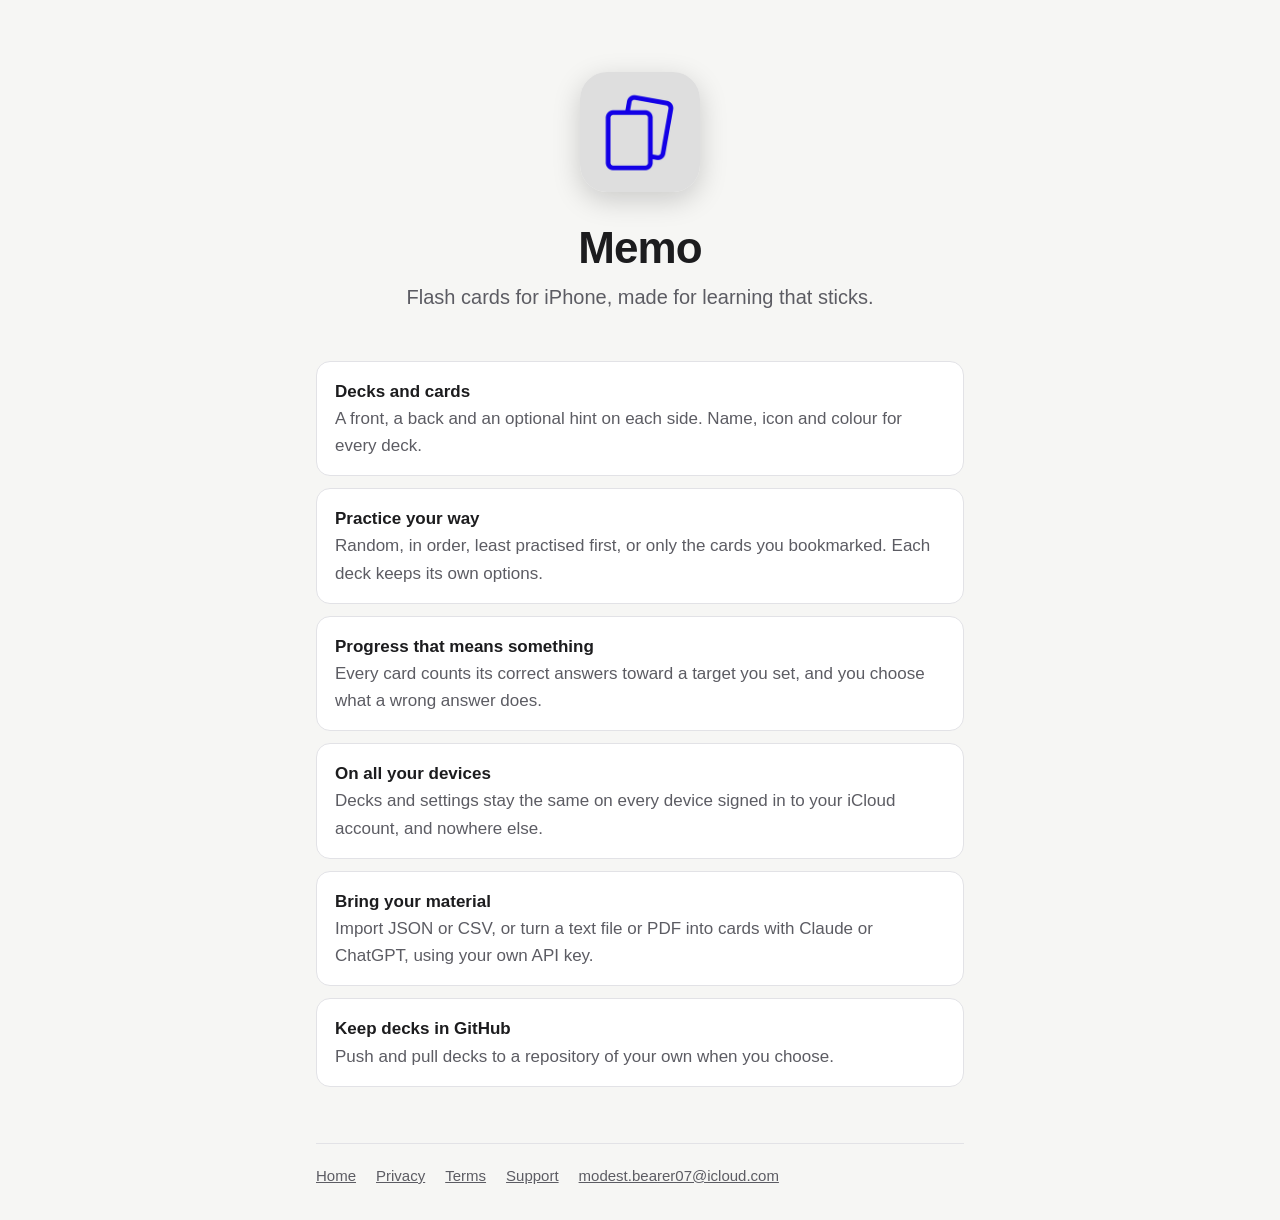
<file: docs/index.html>
<!doctype html>
<html lang="en">
<head>
  <meta charset="utf-8">
  <meta name="viewport" content="width=device-width, initial-scale=1">
  <title>Memo — Flash cards</title>
  <meta name="description" content="Memo is a flash card app for iPhone: make decks, practise them, and keep them in sync across your devices.">
  <link rel="icon" href="icon.png">
  <link rel="stylesheet" href="style.css">
</head>
<body>
<main>
  <section class="hero">
    <img src="icon.png" alt="The Memo app icon: two stacked cards">
    <h1>Memo</h1>
    <p>Flash cards for iPhone, made for learning that sticks.</p>
  </section>

  <ul class="features">
    <li><strong>Decks and cards</strong><span>A front, a back and an optional hint on each side. Name, icon and colour for every deck.</span></li>
    <li><strong>Practice your way</strong><span>Random, in order, least practised first, or only the cards you bookmarked. Each deck keeps its own options.</span></li>
    <li><strong>Progress that means something</strong><span>Every card counts its correct answers toward a target you set, and you choose what a wrong answer does.</span></li>
    <li><strong>On all your devices</strong><span>Decks and settings stay the same on every device signed in to your iCloud account, and nowhere else.</span></li>
    <li><strong>Bring your material</strong><span>Import JSON or CSV, or turn a text file or PDF into cards with Claude or ChatGPT, using your own API key.</span></li>
    <li><strong>Keep decks in GitHub</strong><span>Push and pull decks to a repository of your own when you choose.</span></li>
  </ul>

  <footer>
    <a href="./">Home</a>
    <a href="privacy.html">Privacy</a>
    <a href="terms.html">Terms</a>
    <a href="support.html">Support</a>
    <a href="mailto:modest.bearer07@icloud.com">modest.bearer07@icloud.com</a>
  </footer>
</main>
</body>
</html>
</file>
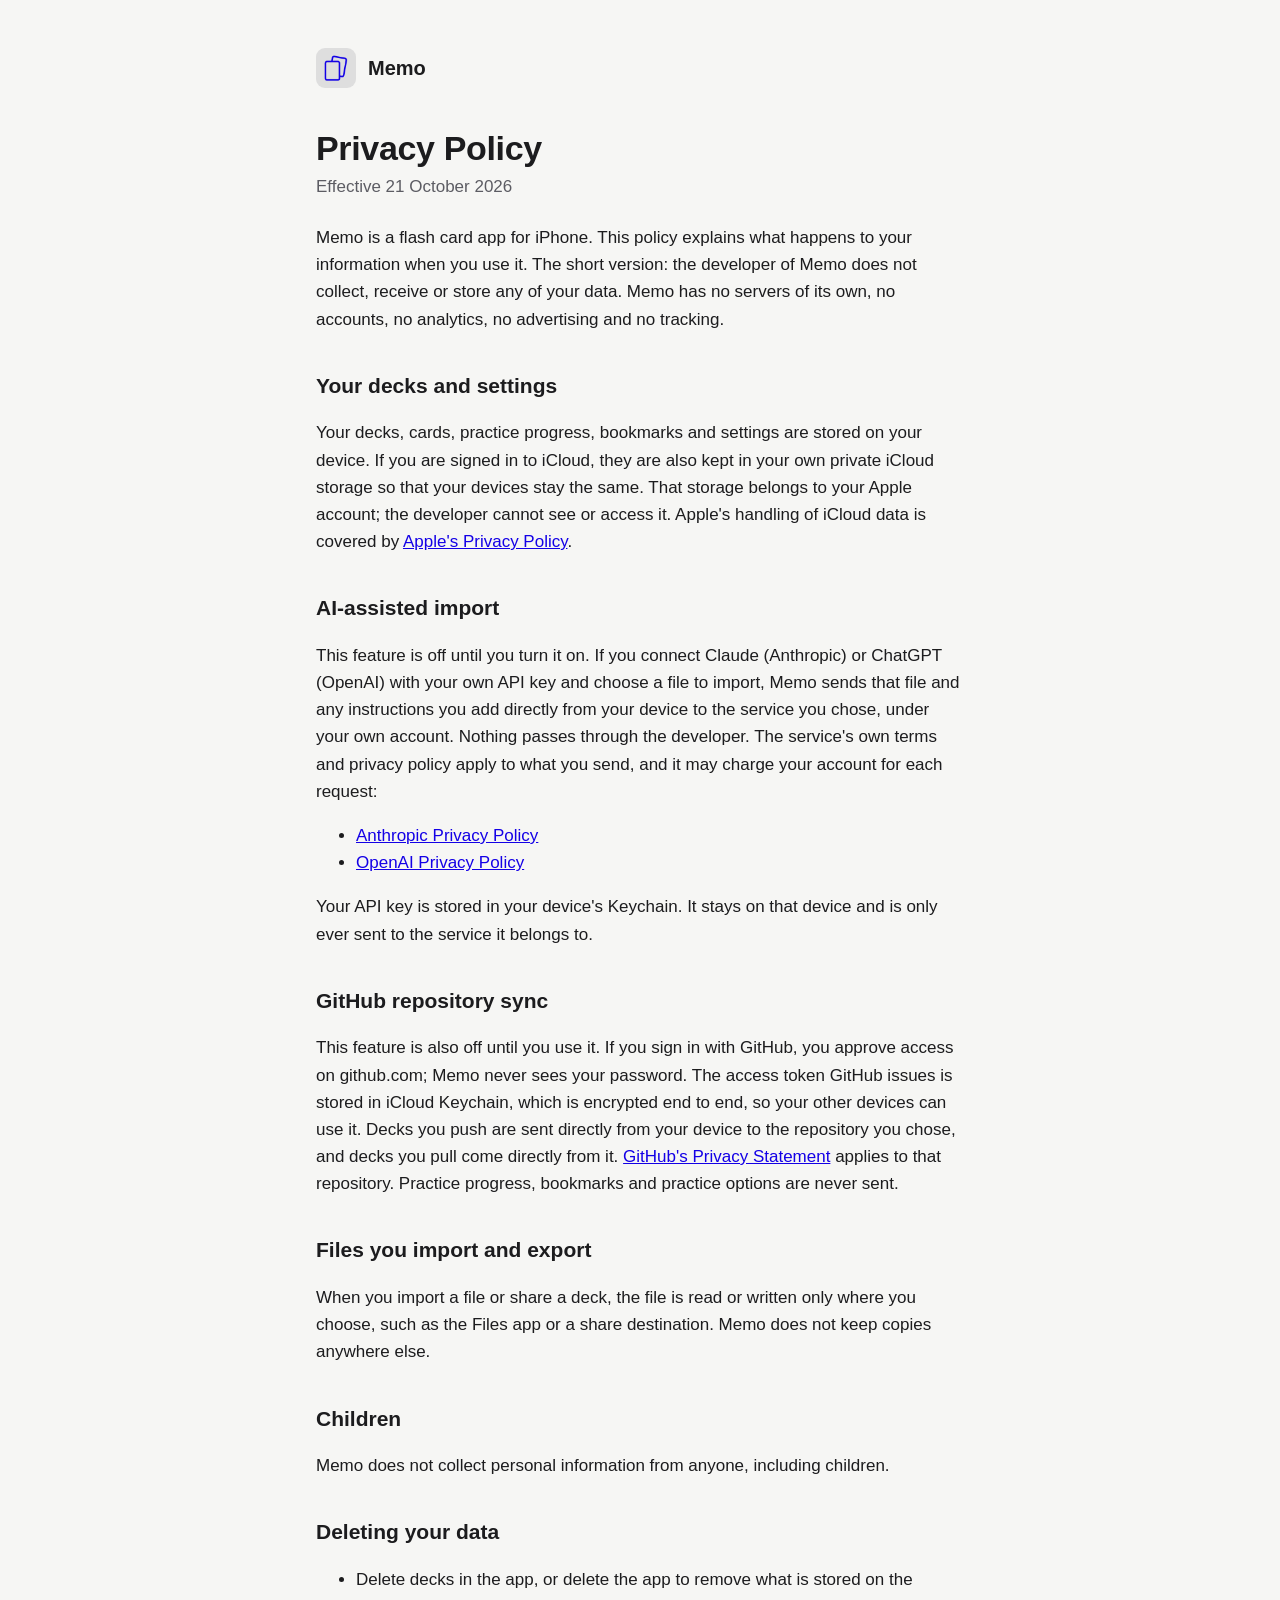
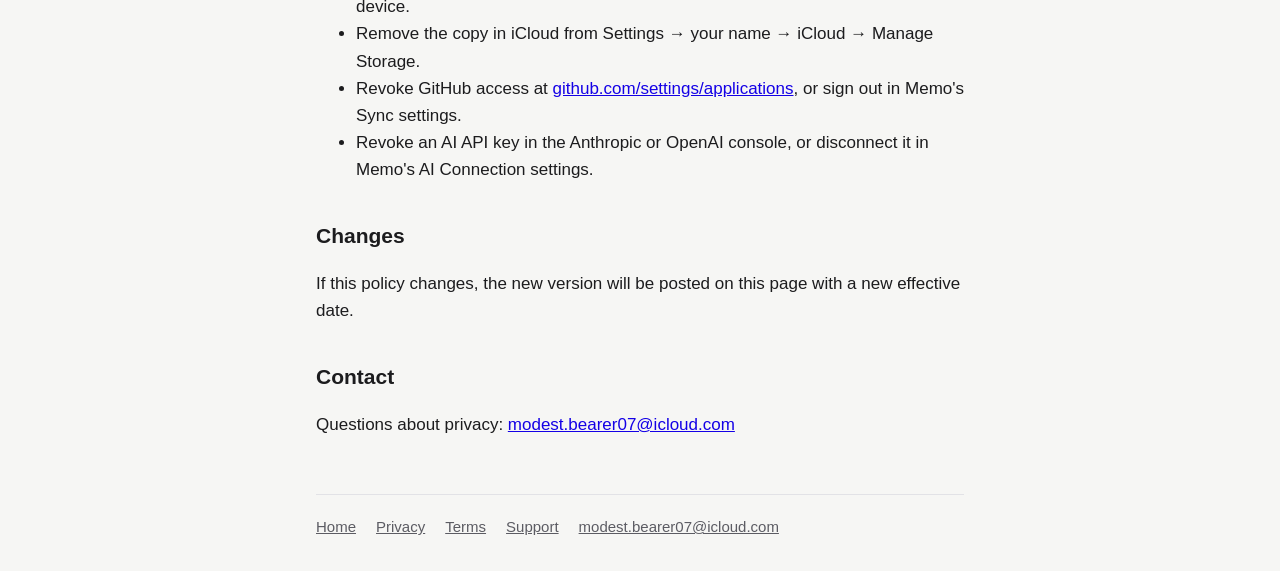
<file: docs/privacy.html>
<!doctype html>
<html lang="en">
<head>
  <meta charset="utf-8">
  <meta name="viewport" content="width=device-width, initial-scale=1">
  <title>Privacy Policy — Memo</title>
  <meta name="description" content="How the Memo app handles your data.">
  <link rel="icon" href="icon.png">
  <link rel="stylesheet" href="style.css">
</head>
<body>
<main>
  <header class="site"><img src="icon.png" alt=""><a href="./">Memo</a></header>

  <h1>Privacy Policy</h1>
  <p class="updated">Effective 21 October 2026</p>

  <p>Memo is a flash card app for iPhone. This policy explains what happens to your information when you use it. The short version: the developer of Memo does not collect, receive or store any of your data. Memo has no servers of its own, no accounts, no analytics, no advertising and no tracking.</p>

  <h2>Your decks and settings</h2>
  <p>Your decks, cards, practice progress, bookmarks and settings are stored on your device. If you are signed in to iCloud, they are also kept in your own private iCloud storage so that your devices stay the same. That storage belongs to your Apple account; the developer cannot see or access it. Apple's handling of iCloud data is covered by <a href="https://www.apple.com/legal/privacy/">Apple's Privacy Policy</a>.</p>

  <h2>AI-assisted import</h2>
  <p>This feature is off until you turn it on. If you connect Claude (Anthropic) or ChatGPT (OpenAI) with your own API key and choose a file to import, Memo sends that file and any instructions you add directly from your device to the service you chose, under your own account. Nothing passes through the developer. The service's own terms and privacy policy apply to what you send, and it may charge your account for each request:</p>
  <ul>
    <li><a href="https://www.anthropic.com/legal/privacy">Anthropic Privacy Policy</a></li>
    <li><a href="https://openai.com/policies/privacy-policy/">OpenAI Privacy Policy</a></li>
  </ul>
  <p>Your API key is stored in your device's Keychain. It stays on that device and is only ever sent to the service it belongs to.</p>

  <h2>GitHub repository sync</h2>
  <p>This feature is also off until you use it. If you sign in with GitHub, you approve access on github.com; Memo never sees your password. The access token GitHub issues is stored in iCloud Keychain, which is encrypted end to end, so your other devices can use it. Decks you push are sent directly from your device to the repository you chose, and decks you pull come directly from it. <a href="https://docs.github.com/en/site-policy/privacy-policies/github-general-privacy-statement">GitHub's Privacy Statement</a> applies to that repository. Practice progress, bookmarks and practice options are never sent.</p>

  <h2>Files you import and export</h2>
  <p>When you import a file or share a deck, the file is read or written only where you choose, such as the Files app or a share destination. Memo does not keep copies anywhere else.</p>

  <h2>Children</h2>
  <p>Memo does not collect personal information from anyone, including children.</p>

  <h2>Deleting your data</h2>
  <ul>
    <li>Delete decks in the app, or delete the app to remove what is stored on the device.</li>
    <li>Remove the copy in iCloud from Settings → your name → iCloud → Manage Storage.</li>
    <li>Revoke GitHub access at <a href="https://github.com/settings/applications">github.com/settings/applications</a>, or sign out in Memo's Sync settings.</li>
    <li>Revoke an AI API key in the Anthropic or OpenAI console, or disconnect it in Memo's AI Connection settings.</li>
  </ul>

  <h2>Changes</h2>
  <p>If this policy changes, the new version will be posted on this page with a new effective date.</p>

  <h2>Contact</h2>
  <p>Questions about privacy: <a href="mailto:modest.bearer07@icloud.com">modest.bearer07@icloud.com</a></p>

  <footer>
    <a href="./">Home</a>
    <a href="privacy.html">Privacy</a>
    <a href="terms.html">Terms</a>
    <a href="support.html">Support</a>
    <a href="mailto:modest.bearer07@icloud.com">modest.bearer07@icloud.com</a>
  </footer>
</main>
</body>
</html>
</file>
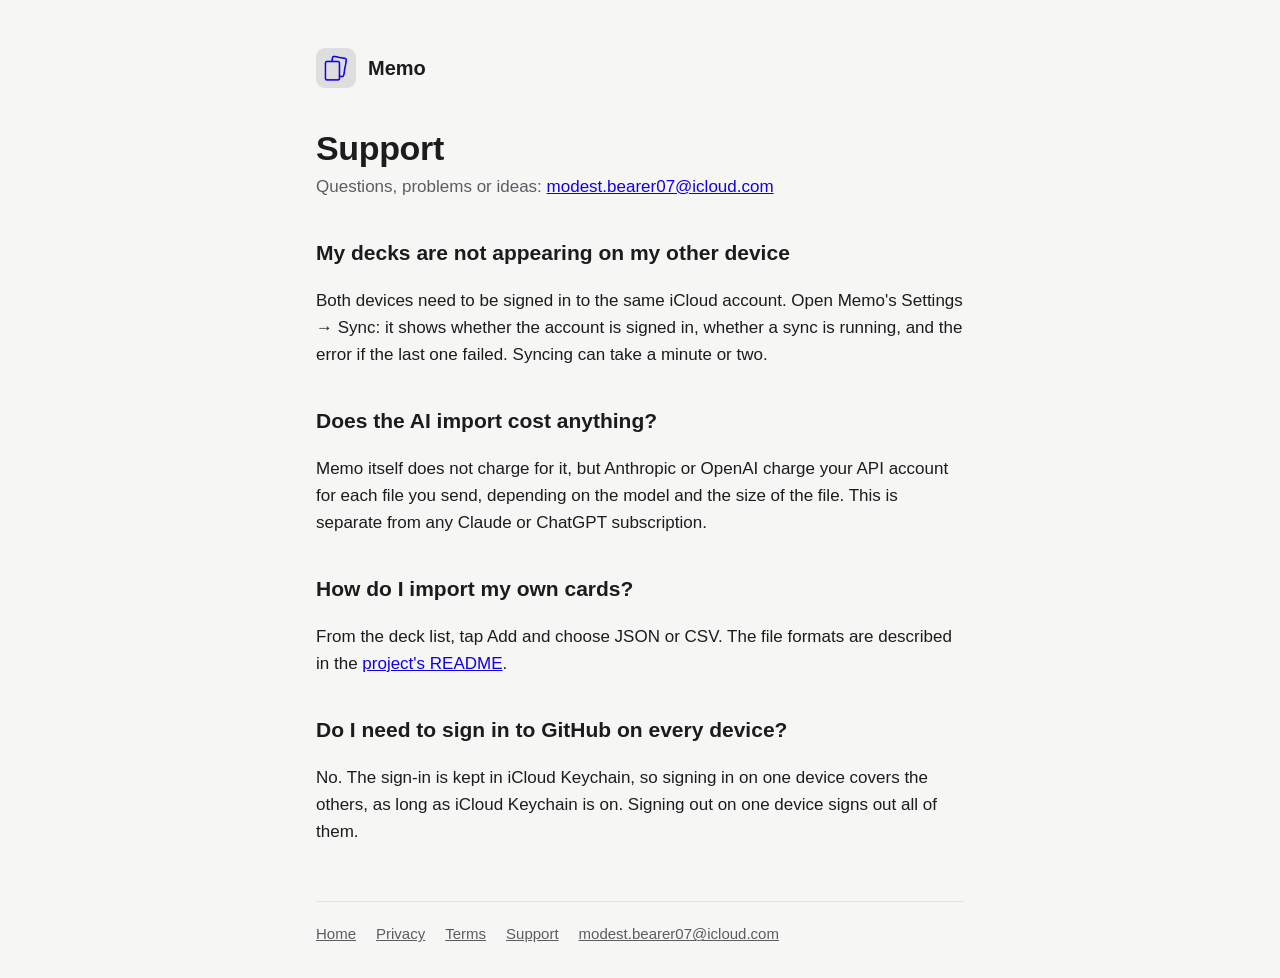
<file: docs/support.html>
<!doctype html>
<html lang="en">
<head>
  <meta charset="utf-8">
  <meta name="viewport" content="width=device-width, initial-scale=1">
  <title>Support — Memo</title>
  <meta name="description" content="Help with the Memo app.">
  <link rel="icon" href="icon.png">
  <link rel="stylesheet" href="style.css">
</head>
<body>
<main>
  <header class="site"><img src="icon.png" alt=""><a href="./">Memo</a></header>

  <h1>Support</h1>
  <p class="updated">Questions, problems or ideas: <a href="mailto:modest.bearer07@icloud.com">modest.bearer07@icloud.com</a></p>

  <h2>My decks are not appearing on my other device</h2>
  <p>Both devices need to be signed in to the same iCloud account. Open Memo's Settings → Sync: it shows whether the account is signed in, whether a sync is running, and the error if the last one failed. Syncing can take a minute or two.</p>

  <h2>Does the AI import cost anything?</h2>
  <p>Memo itself does not charge for it, but Anthropic or OpenAI charge your API account for each file you send, depending on the model and the size of the file. This is separate from any Claude or ChatGPT subscription.</p>

  <h2>How do I import my own cards?</h2>
  <p>From the deck list, tap Add and choose JSON or CSV. The file formats are described in the <a href="https://github.com/javier-games/app-memo#file-formats">project's README</a>.</p>

  <h2>Do I need to sign in to GitHub on every device?</h2>
  <p>No. The sign-in is kept in iCloud Keychain, so signing in on one device covers the others, as long as iCloud Keychain is on. Signing out on one device signs out all of them.</p>

  <footer>
    <a href="./">Home</a>
    <a href="privacy.html">Privacy</a>
    <a href="terms.html">Terms</a>
    <a href="support.html">Support</a>
    <a href="mailto:modest.bearer07@icloud.com">modest.bearer07@icloud.com</a>
  </footer>
</main>
</body>
</html>
</file>
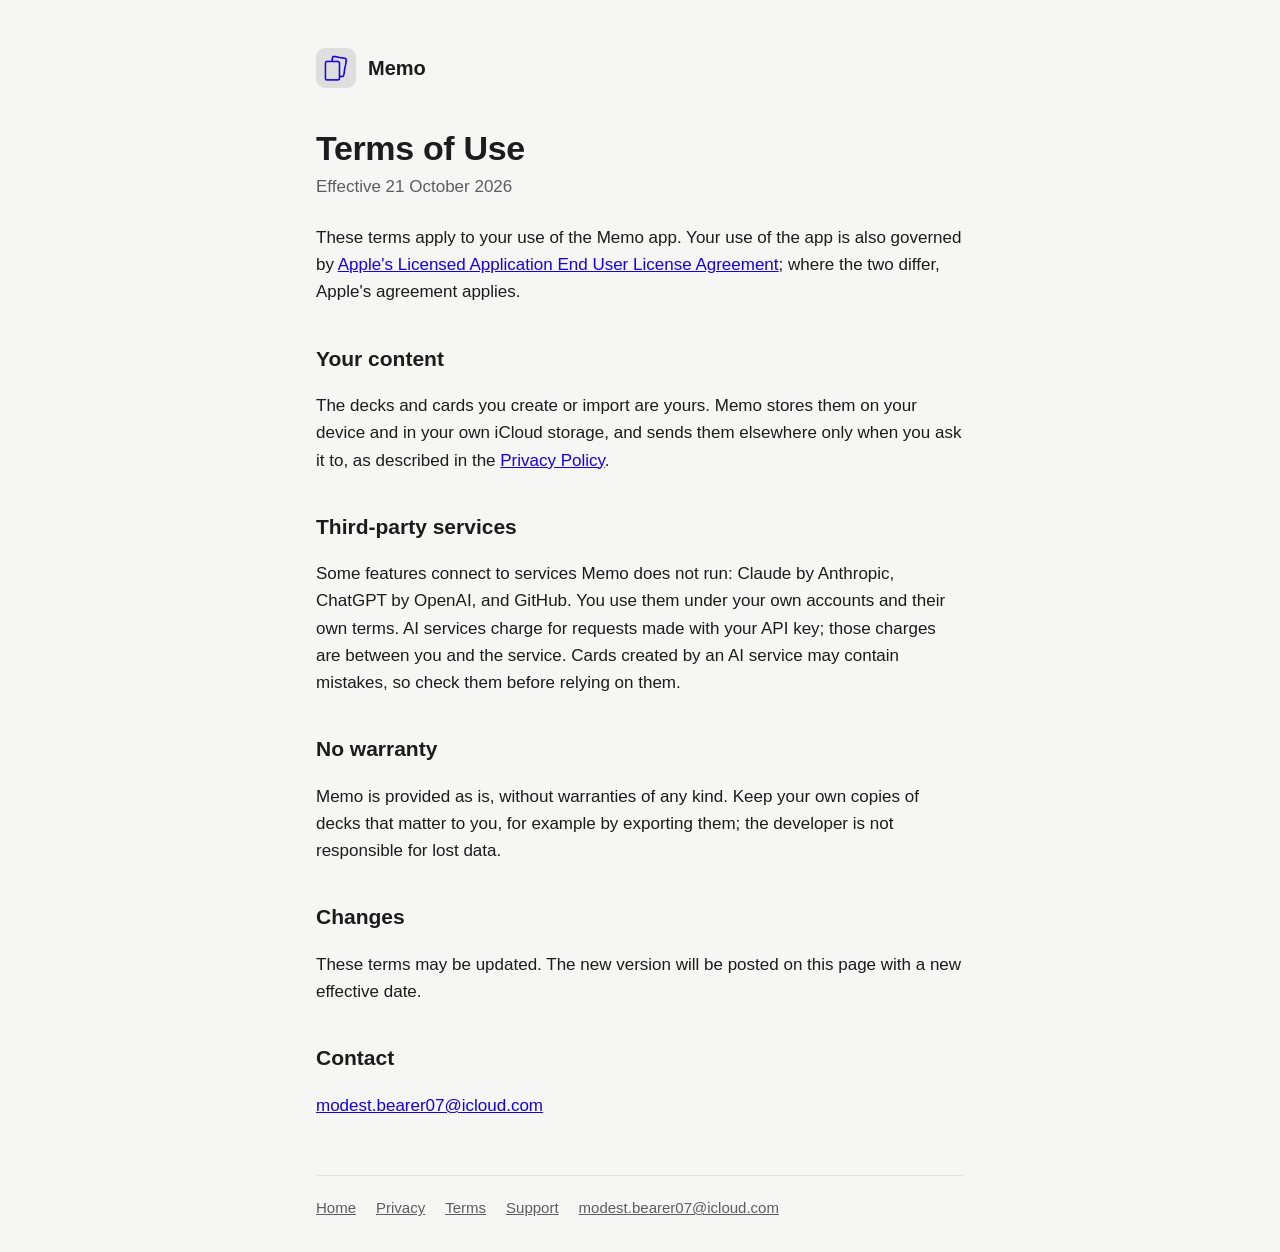
<file: docs/terms.html>
<!doctype html>
<html lang="en">
<head>
  <meta charset="utf-8">
  <meta name="viewport" content="width=device-width, initial-scale=1">
  <title>Terms of Use — Memo</title>
  <meta name="description" content="The terms for using the Memo app.">
  <link rel="icon" href="icon.png">
  <link rel="stylesheet" href="style.css">
</head>
<body>
<main>
  <header class="site"><img src="icon.png" alt=""><a href="./">Memo</a></header>

  <h1>Terms of Use</h1>
  <p class="updated">Effective 21 October 2026</p>

  <p>These terms apply to your use of the Memo app. Your use of the app is also governed by <a href="https://www.apple.com/legal/internet-services/itunes/dev/stdeula/">Apple's Licensed Application End User License Agreement</a>; where the two differ, Apple's agreement applies.</p>

  <h2>Your content</h2>
  <p>The decks and cards you create or import are yours. Memo stores them on your device and in your own iCloud storage, and sends them elsewhere only when you ask it to, as described in the <a href="privacy.html">Privacy Policy</a>.</p>

  <h2>Third-party services</h2>
  <p>Some features connect to services Memo does not run: Claude by Anthropic, ChatGPT by OpenAI, and GitHub. You use them under your own accounts and their own terms. AI services charge for requests made with your API key; those charges are between you and the service. Cards created by an AI service may contain mistakes, so check them before relying on them.</p>

  <h2>No warranty</h2>
  <p>Memo is provided as is, without warranties of any kind. Keep your own copies of decks that matter to you, for example by exporting them; the developer is not responsible for lost data.</p>

  <h2>Changes</h2>
  <p>These terms may be updated. The new version will be posted on this page with a new effective date.</p>

  <h2>Contact</h2>
  <p><a href="mailto:modest.bearer07@icloud.com">modest.bearer07@icloud.com</a></p>

  <footer>
    <a href="./">Home</a>
    <a href="privacy.html">Privacy</a>
    <a href="terms.html">Terms</a>
    <a href="support.html">Support</a>
    <a href="mailto:modest.bearer07@icloud.com">modest.bearer07@icloud.com</a>
  </footer>
</main>
</body>
</html>
</file>
<file: docs/style.css>
:root {
  --bg: #f6f6f4;
  --surface: #ffffff;
  --text: #1c1c1e;
  --muted: #5c5c63;
  --accent: #1400e6;
  --rule: #e2e2e6;
}

@media (prefers-color-scheme: dark) {
  :root {
    --bg: #111114;
    --surface: #1c1c21;
    --text: #f2f2f5;
    --muted: #a3a3ad;
    --accent: #8f86ff;
    --rule: #2c2c33;
  }
}

* { box-sizing: border-box; }

body {
  margin: 0;
  background: var(--bg);
  color: var(--text);
  font: 17px/1.6 -apple-system, BlinkMacSystemFont, "Segoe UI", Roboto, "Helvetica Neue", sans-serif;
  -webkit-font-smoothing: antialiased;
}

main {
  max-width: 680px;
  margin: 0 auto;
  padding: 48px 16px 32px;
}

a { color: var(--accent); }

header.site {
  display: flex;
  align-items: center;
  gap: 12px;
  margin-bottom: 40px;
}

header.site img { width: 40px; height: 40px; border-radius: 9px; }
header.site a { color: var(--text); text-decoration: none; font-weight: 600; font-size: 20px; }

.hero { text-align: center; margin: 24px 0 48px; }
.hero img { width: 120px; height: 120px; border-radius: 27px; box-shadow: 0 8px 28px rgba(0, 0, 0, .18); }
.hero h1 { font-size: 44px; line-height: 1.1; margin: 24px 0 8px; letter-spacing: -0.02em; }
.hero p { color: var(--muted); font-size: 20px; margin: 0; }

h1 { font-size: 34px; line-height: 1.2; letter-spacing: -0.01em; margin: 0 0 4px; }
h2 { font-size: 21px; margin: 36px 0 8px; }
.updated { color: var(--muted); margin: 0 0 24px; }

.features {
  display: grid;
  gap: 12px;
  padding: 0;
  list-style: none;
}

.features li {
  background: var(--surface);
  border: 1px solid var(--rule);
  border-radius: 14px;
  padding: 16px 18px;
}

.features strong { display: block; }
.features span { color: var(--muted); }

footer {
  border-top: 1px solid var(--rule);
  margin-top: 56px;
  padding-top: 20px;
  color: var(--muted);
  font-size: 15px;
  display: flex;
  flex-wrap: wrap;
  gap: 8px 20px;
}

footer a { color: var(--muted); }
</file>
